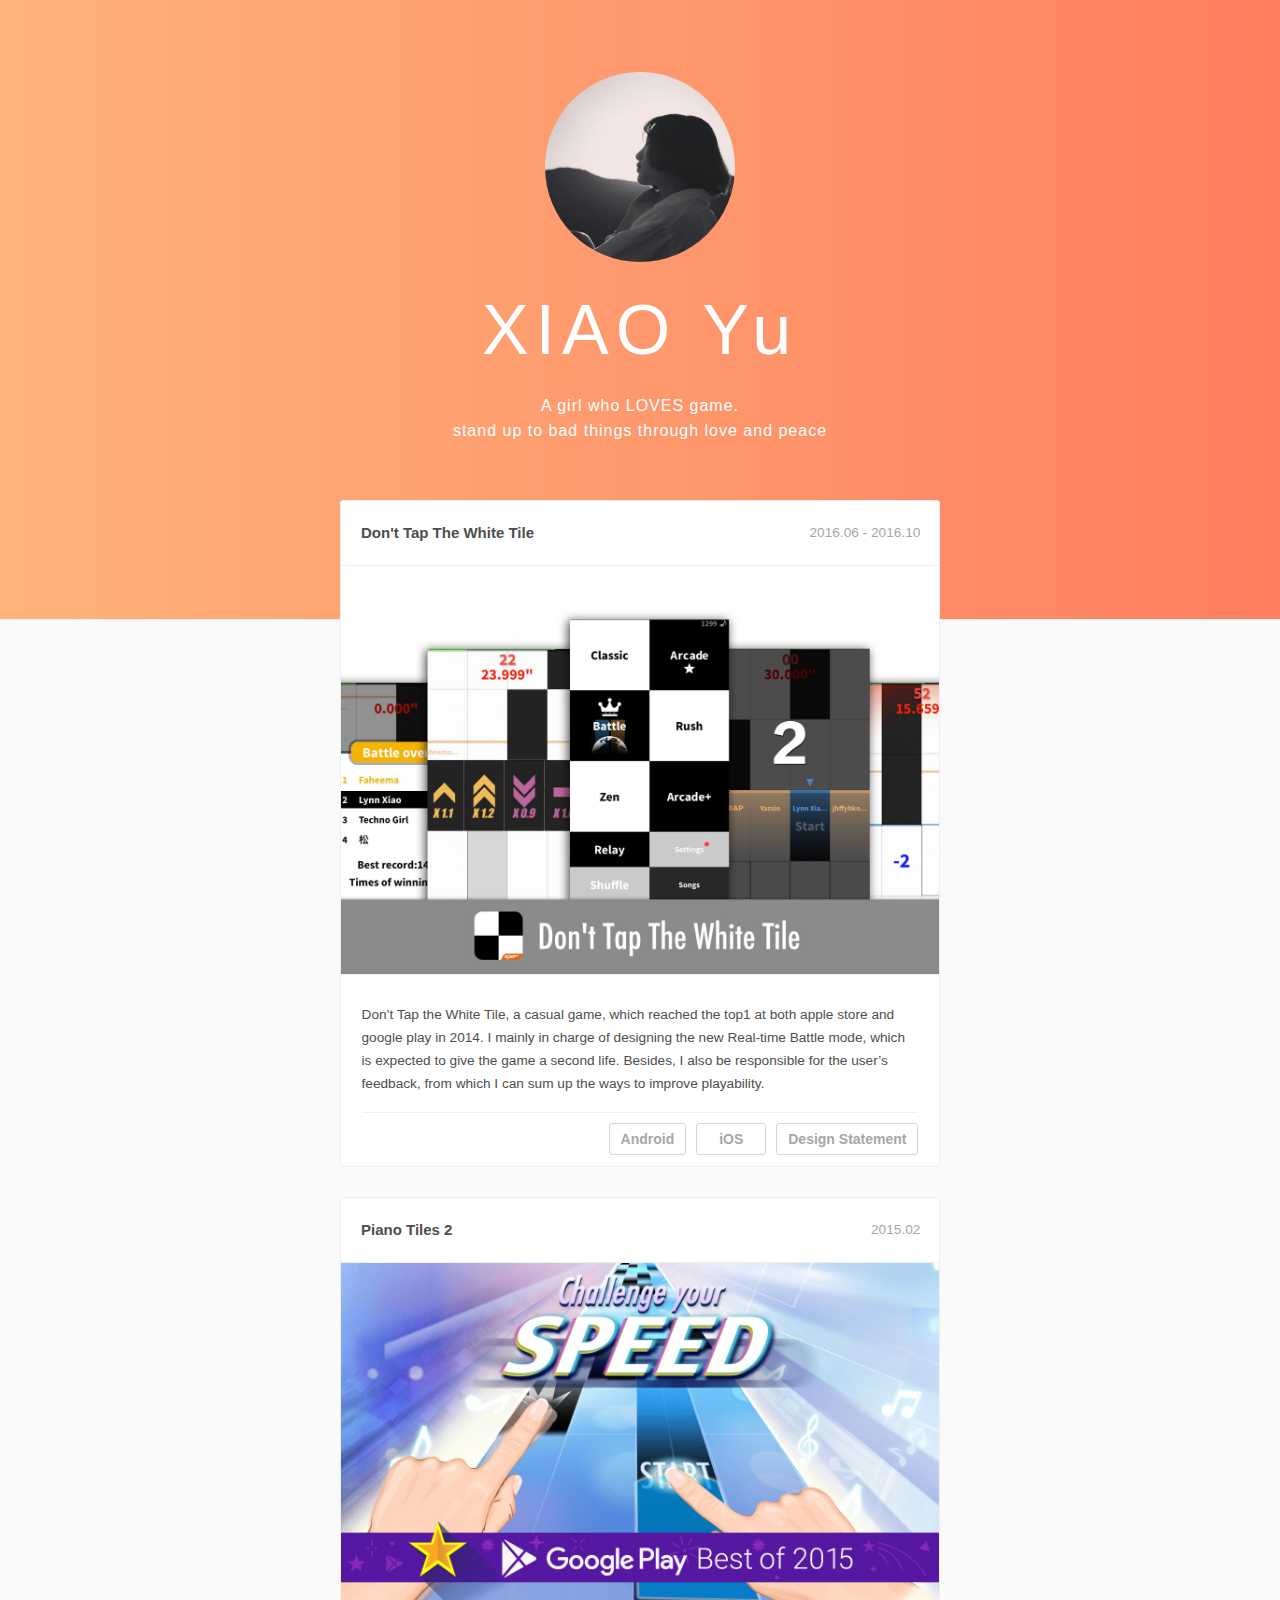
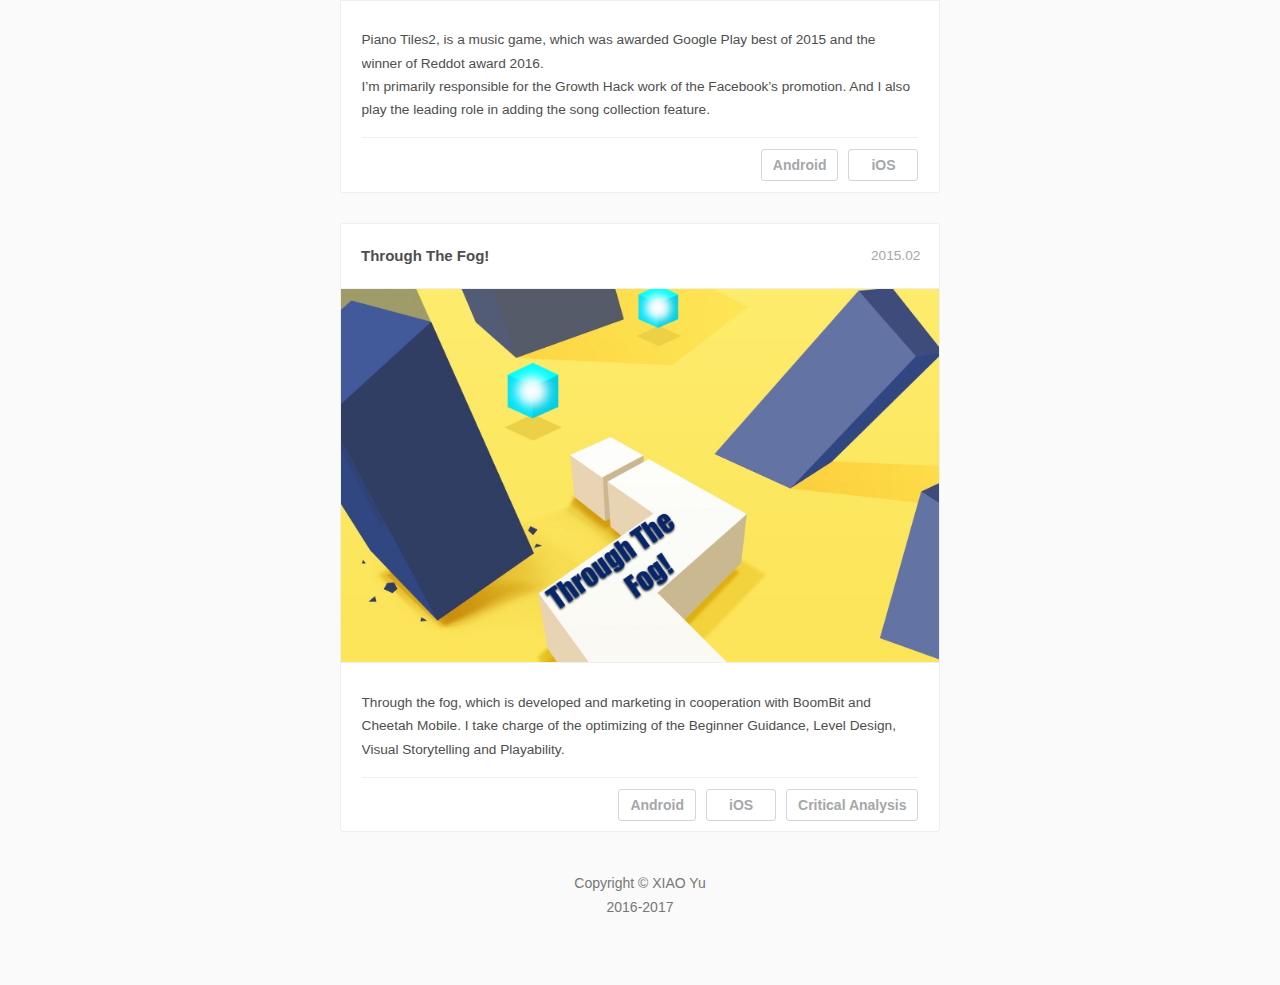
<file: index.html>
<!DOCTYPE html>
<html class="no-js">
  <head>
    <meta charset="UTF-8" />
    <meta http-equiv="X-UA-Compatible" content="IE=edge,chrome=1">
    <meta name="viewport" content="width=device-width, initial-scale=1.0">
    <title>XIAO Yu - Portfolio</title>
    <link rel="stylesheet" type="text/css" href="css/base.min.css" />
    <link rel="stylesheet" type="text/css" href="css/main.css" />
  </head>
  <body ontouchstart="">
    <header>
      <img width="190" height="190" class="avatar" src="images/lynn_avatar.jpeg">
      <h1>XIAO Yu</h1>
      <p>
        A girl who LOVES game.
        <br>
        stand up to bad things through love and peace
      </p>
    </header>

    <main class="cbp_tmtimeline">
      <section class="cbp_tmlabel">
        <h2>Don't Tap The White Tile</h2>
        <time>2016.06 - 2016.10</time>
        <img src="images/pt.jpg">
        <article>
          <li>
            Don’t Tap the White Tile, a casual game, which reached the top1 at both apple store and google play in 2014. I mainly in charge of designing the new Real-time Battle mode, which is expected to give the game a second life. Besides, I also be responsible for the user’s feedback, from which I can sum up the ways to improve playability.
          </li>
          <li class="skill">
            <span class="link"><a target="_blank" href="./Statement.html">Design Statement</a></span>
            <span class="link"><a target="_blank" href="https://itunes.apple.com/us/app/piano-tiles-dont-tap-white/id848160327?mt=8">iOS</a></span>
            <span class="link"><a target="_blank" href="https://play.google.com/store/apps/details?id=com.umonistudio.tile">Android</a></span>
          </li>
        </article>
      </section>
      <section class="cbp_tmlabel">
        <h2>Piano Tiles 2</h2>
        <time>2015.02</time>
        <img src="images/pt2.jpg">
        <article>
          <li>
            Piano Tiles2, is a music game, which was awarded Google Play best of 2015 and the winner of Reddot award 2016. <br>
            I’m primarily responsible for the Growth Hack work of the Facebook’s promotion. And I also play the leading role in adding the song collection feature.
          </li>
          <li class="skill">
            <span class="link"><a target="_blank" href="https://itunes.apple.com/us/app/piano-tiles-2-dont-tap-white/id1027688889?mt=8">iOS</a></span>
            <span class="link"><a target="_blank" href="https://play.google.com/store/apps/details?id=com.cmplay.tiles2">Android</a></span>
          </li>
        </article>
      </section>
      <section class="cbp_tmlabel">
        <h2>Through The Fog!</h2>
        <time>2015.02</time>
        <img src="images/through-the-fog.jpg">
        <article>
          <li>
            Through the fog, which is developed and marketing in cooperation with BoomBit and Cheetah Mobile. I take charge of the optimizing of the Beginner Guidance, Level Design, Visual Storytelling and Playability.
          </li>
          <li class="skill">
            <span class="link"><a target="_blank" href="./CriticalAnalysis.html">Critical Analysis</a></span>
            <span class="link"><a target="_blank" href="https://itunes.apple.com/cn/app/through-the-fog!/id1093409783?mt=8">iOS</a></span>
            <span class="link"><a target="_blank" href="https://play.google.com/store/apps/details?id=com.boombitgames.ThruTheFog&hl=en">Android</a></span>
          </li>
        </article>
      </section>
    </main>

    <footer style="padding-top: 0px; margin-top: -20px;">
      <p class="copyright" style="color: #777;">
        Copyright © XIAO Yu <br>2016-2017
      </p>
    </footer>

  </body>
</html>
</file>
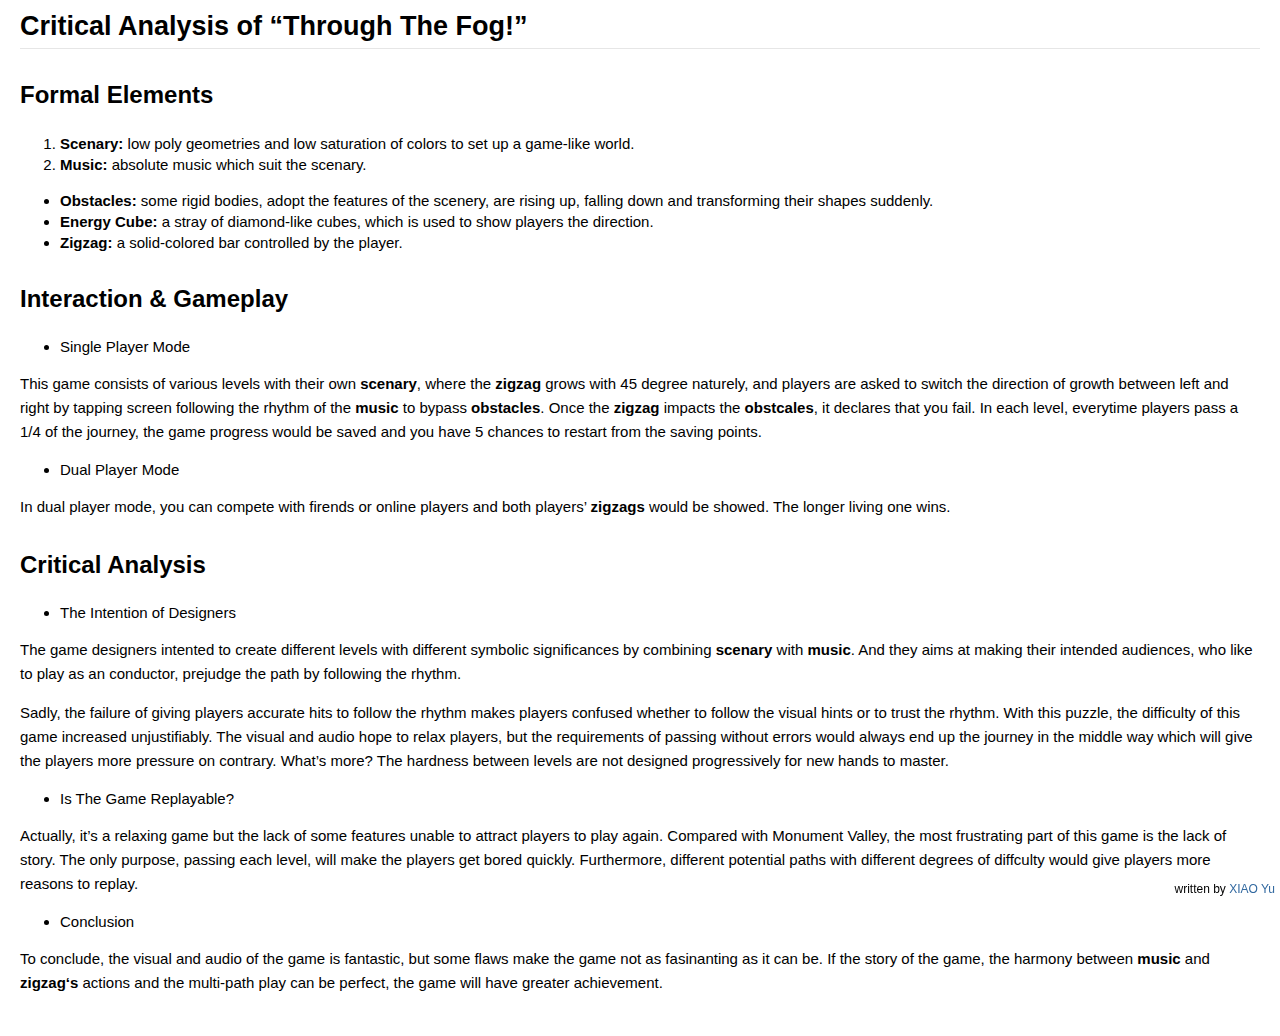
<file: CriticalAnalysis.html>
<!DOCTYPE html>
<html>
<head>
  <meta http-equiv="Content-Type" content="text/html; charset=UTF-8" />
  <title>CriticalAnalysis.html</title>
  <meta name="generator" content="Haroopad 0.13.1" />
  <meta name="viewport" content="width=device-width, initial-scale=1.0">
  <link rel="stylesheet" type="text/css" href="css/markdown.css" />
</head>
<body class="markdown github">
<h2 id="critical-analysis-of-" through-the-fog!""=""><a name="critical-analysis-of-" through-the-fog!""="" href="#critical-analysis-of-"></a>Critical Analysis of “Through The Fog!”</h2><h3 id="formal-elements"><a name="formal-elements" href="#formal-elements"></a>Formal Elements</h3><ol>
<li><strong>Scenary:</strong> low poly geometries and low saturation of colors to set up a game-like world.</li><li><strong>Music:</strong> absolute music which suit the scenary. </li></ol><ul>
<li><strong>Obstacles:</strong> some rigid bodies, adopt the features of the scenery, are rising up, falling down and transforming their shapes suddenly. </li><li><strong>Energy Cube:</strong> a stray of diamond-like cubes, which is used to show players the direction. </li><li><strong>Zigzag:</strong> a solid-colored bar controlled by the player.</li></ul><h3 id="interaction-&amp;-gameplay"><a name="interaction-&amp;-gameplay" href="#interaction-&amp;-gameplay"></a>Interaction &amp; Gameplay</h3><ul>
<li>Single Player Mode</li></ul><p>This game consists of various levels with their own <strong>scenary</strong>, where the <strong>zigzag</strong> grows with 45 degree naturely, and players are asked to switch the direction of growth between left and right by tapping screen following the rhythm of the <strong>music</strong> to bypass <strong>obstacles</strong>. Once the <strong>zigzag</strong> impacts the <strong>obstcales</strong>, it declares that you fail. In each level, everytime players pass a 1/4 of the journey, the game progress would be saved and you have 5 chances to restart from the saving points.</p><ul>
<li>Dual Player Mode</li></ul><p>In dual player mode, you can compete with firends or online players and both players’ <strong>zigzags</strong> would be showed. The longer living one wins.</p><h3 id="critical-analysis"><a name="critical-analysis" href="#critical-analysis"></a>Critical Analysis</h3><ul>
<li>The Intention of Designers </li></ul><p>The game designers intented to create different levels with different symbolic significances by combining <strong>scenary</strong> with <strong>music</strong>. And they aims at making their intended audiences, who like to play as an conductor, prejudge the path by following the rhythm. </p><p>Sadly, the failure of giving players accurate hits to follow the rhythm makes players confused whether to follow the visual hints or to trust the rhythm. With this puzzle, the difficulty of this game increased unjustifiably. The visual and audio hope to relax players, but the requirements of passing without errors would always end up the journey in the middle way which will give the players more pressure on contrary. What’s more? The hardness between levels are not designed progressively for new hands to master. </p><ul>
<li>Is The Game Replayable?</li></ul><p>Actually, it’s a relaxing game but the lack of some features unable to attract players to play again. Compared with Monument Valley, the most frustrating part of this game is the lack of story. The only purpose, passing each level, will make the players get bored quickly. Furthermore, different potential paths with different degrees of diffculty would give players more reasons to replay.  </p><ul>
<li>Conclusion</li></ul><p>To conclude, the visual and audio of the game is fantastic, but some flaws make the game not as fasinanting as it can be. If the story of the game, the harmony between <strong>music</strong> and <strong>zigzag‘s</strong> actions and the multi-path play can be perfect, the game will have greater achievement.  </p>

<footer style="position:fixed; font-size:.8em; text-align:right; bottom:0px; margin-left:-25px; height:20px; width:100%;">written by <a onclick="javascript:location.href = location.origin">XIAO Yu</a></footer>
</body>
</html>
</file>
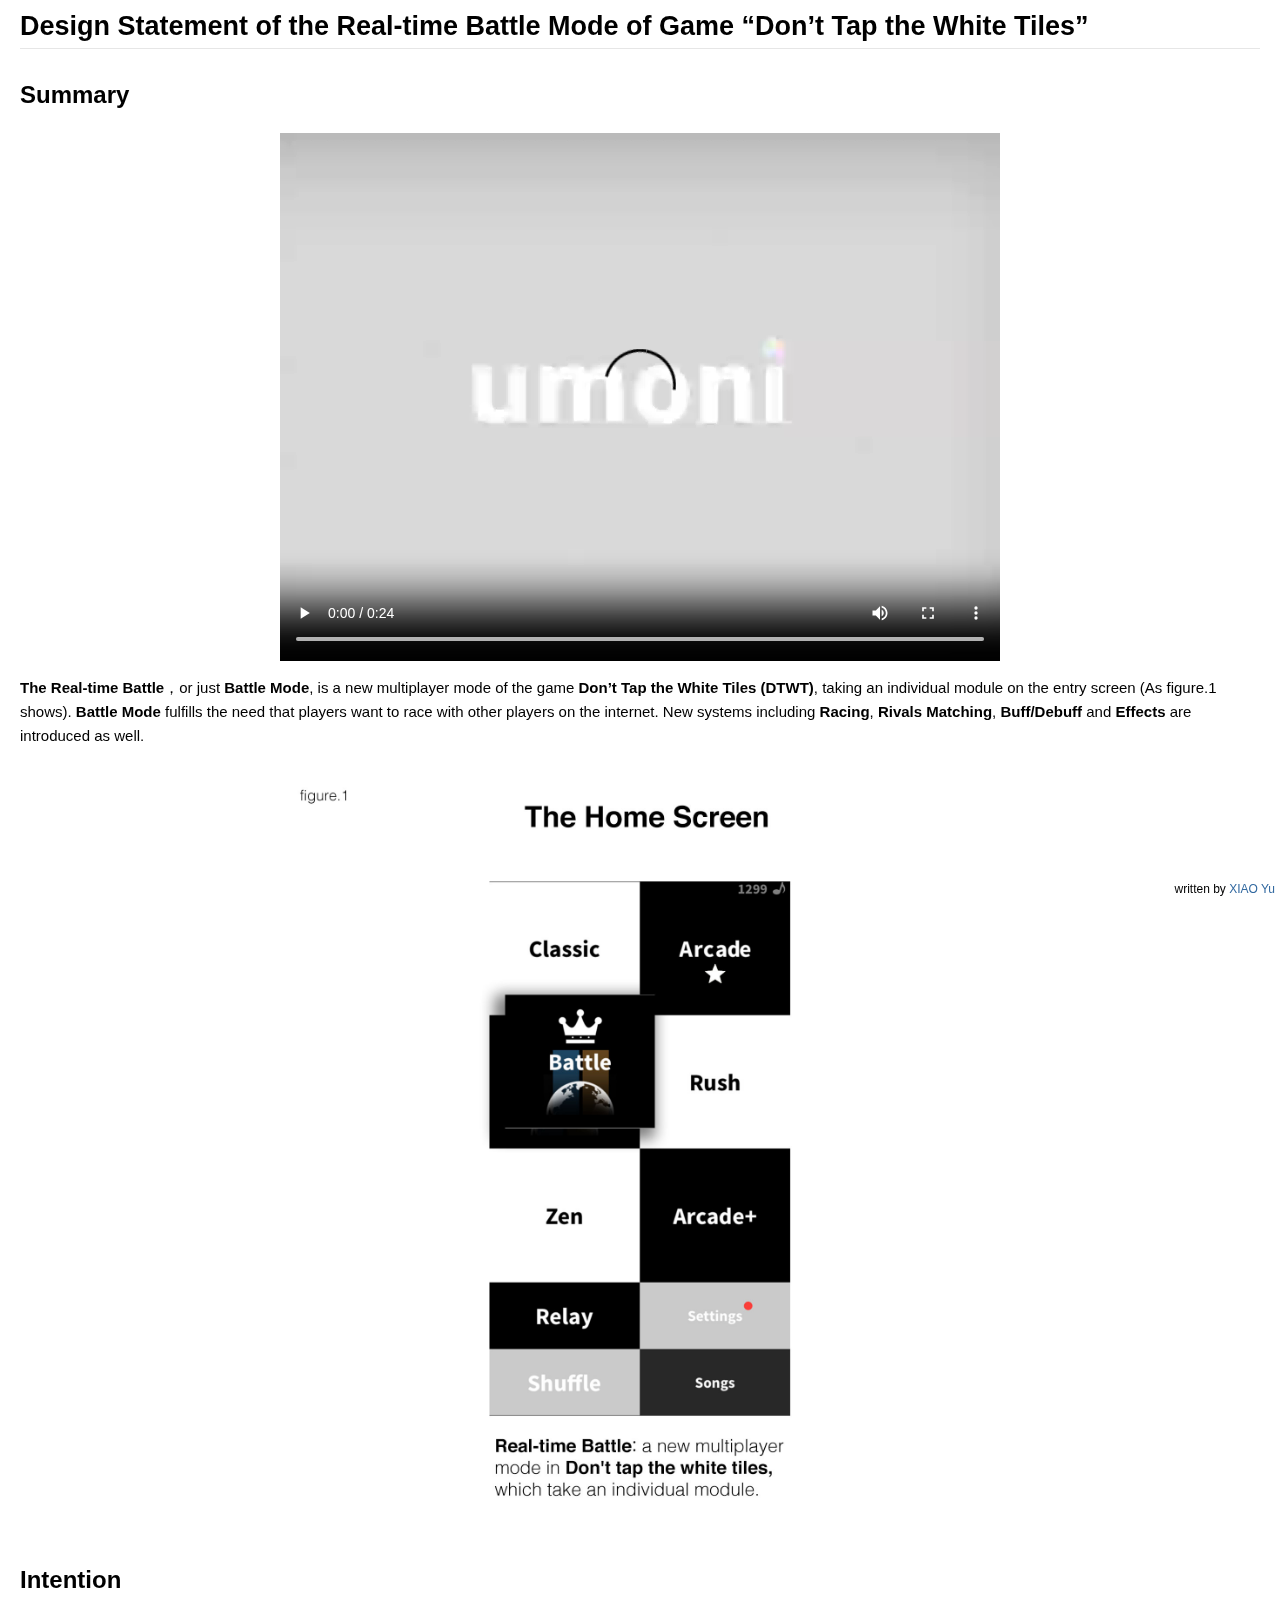
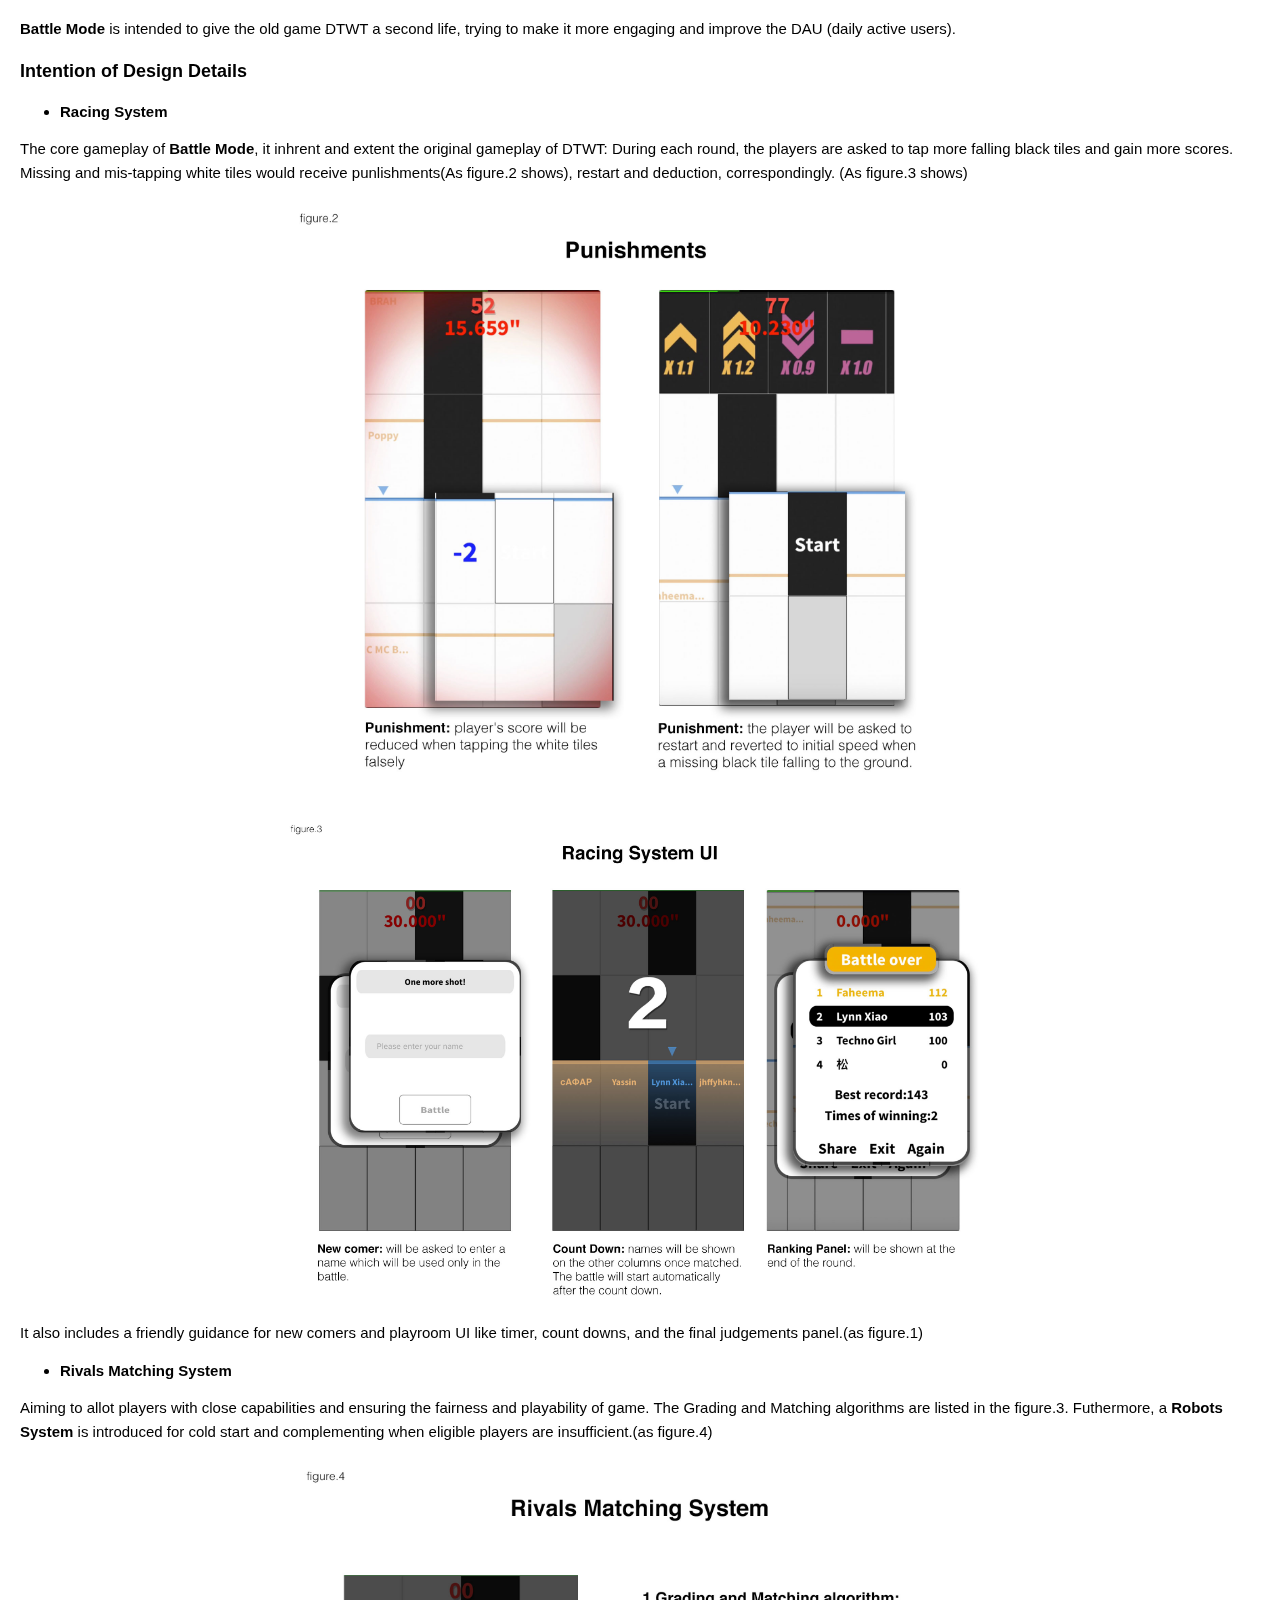
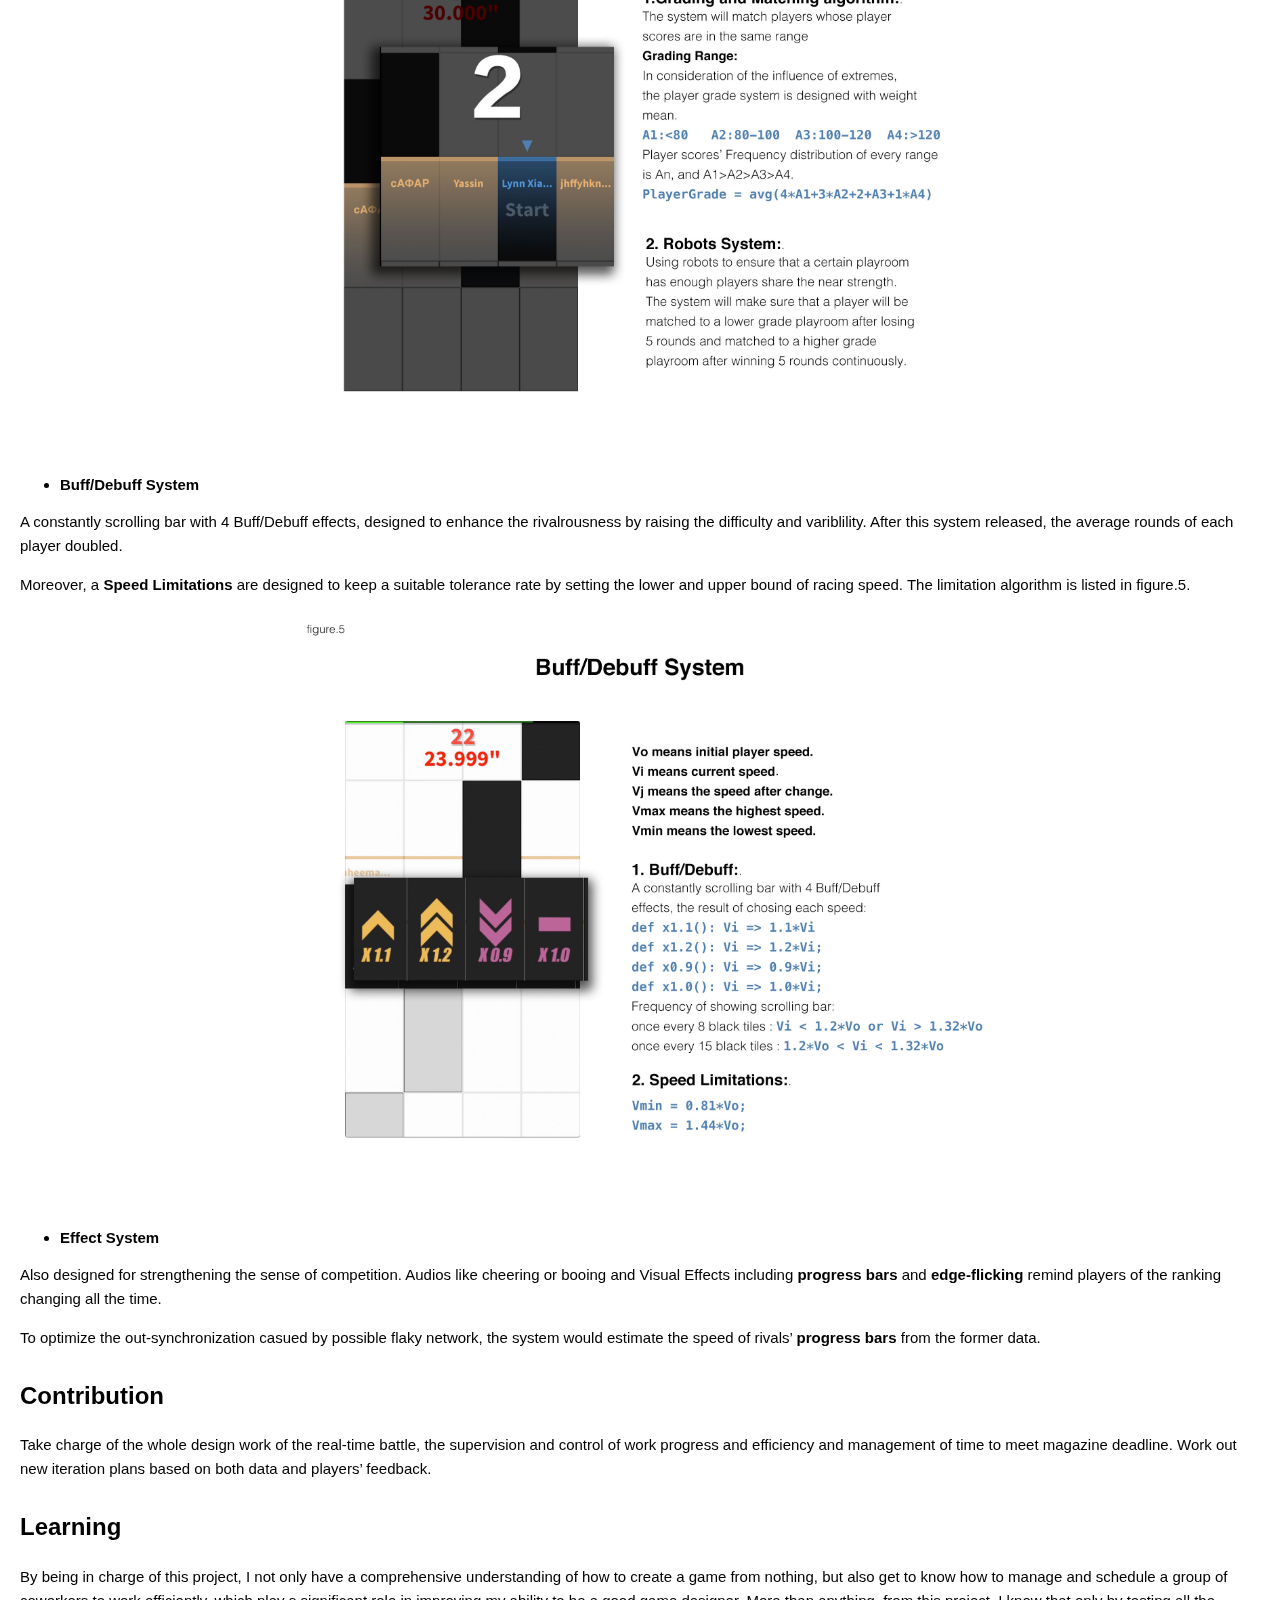
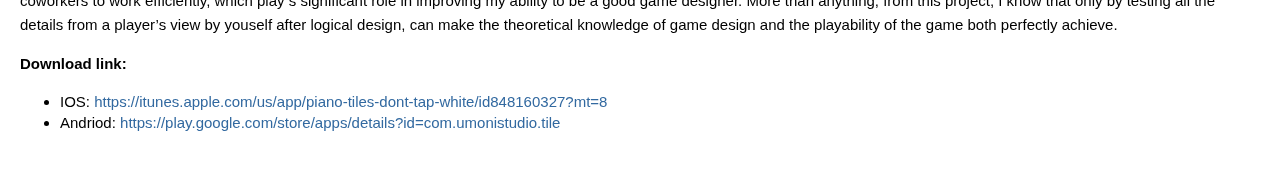
<file: Statement.html>
<!DOCTYPE html>
<html>
<head>
  <meta http-equiv="Content-Type" content="text/html; charset=UTF-8" />
  <title>Design Statement of the Real-time Battle Mode of Game "Don't Tap the White Tiles"的副本.html</title>
  <meta name="generator" content="Haroopad 0.13.1" />
  <meta name="viewport" content="width=device-width, initial-scale=1.0">
  <link rel="stylesheet" type="text/css" href="css/markdown.css" />
</head>
<body class="markdown github">
<h2 id="design-statement-of-the-real-time-battle-mode-of-game-" don't-tap-the-white-tiles""=""><a name="design-statement-of-the-real-time-battle-mode-of-game-" don't-tap-the-white-tiles""="" href="#design-statement-of-the-real-time-battle-mode-of-game-"></a>Design Statement of the Real-time Battle Mode of Game “Don’t Tap the White Tiles”</h2>

<h3 id="summary"><a name="summary" href="#summary"></a>Summary</h3>

<video src="./images/battle.mov" preload="auto" controls loop>
  Your browser does not support HTML5 videos.
</video>


<p><strong>The Real-time Battle</strong>，or just <strong>Battle Mode</strong>, is a new multiplayer mode of the game <strong>Don’t Tap the White Tiles (DTWT)</strong>, taking an individual module on the entry screen (As figure.1 shows). <strong>Battle Mode</strong> fulfills the need that players want to race with other players on the internet. New systems including <strong>Racing</strong>, <strong>Rivals Matching</strong>, <strong>Buff/Debuff</strong> and <strong>Effects</strong> are introduced as well.</p><p><img src="./images/figure1.jpg" alt=""></p><h3 id="intention"><a name="intention" href="#intention"></a>Intention</h3><p><strong>Battle Mode</strong> is intended to give the old game DTWT a second life, trying to  make it more engaging and improve the DAU (daily active users).</p><h5 id="**intention-of-design-details**"><a name="**intention-of-design-details**" href="#**intention-of-design-details**"></a><strong>Intention of Design Details</strong></h5><ul>
<li><strong>Racing System</strong></li></ul><p>The core gameplay of <strong>Battle Mode</strong>, it inhrent and extent the original gameplay of DTWT: During each round, the players are asked to tap more falling black tiles and gain more scores. Missing and mis-tapping white tiles would receive punlishments(As figure.2 shows), restart and deduction, correspondingly. (As figure.3 shows)</p><p><img src="./images/figure2.jpg" alt=""></p><p><img src="./images/figure3.jpg" alt=""></p><p>It also includes a friendly guidance for new comers and playroom UI like timer, count downs, and the final judgements panel.(as figure.1)</p><ul>
<li><strong>Rivals Matching System</strong></li></ul><p>Aiming to allot players with close capabilities and ensuring the fairness and playability of game. The Grading and Matching algorithms are listed in the figure.3. Futhermore, a <strong>Robots System</strong> is introduced for cold start and complementing when eligible players are insufficient.(as figure.4)</p><p><img src="./images/figure4.jpg" alt=""></p><ul>
<li><strong>Buff/Debuff System</strong> </li></ul><p>A constantly scrolling bar with 4 Buff/Debuff effects, designed to enhance the rivalrousness by raising the difficulty and variblility. After this system released, the average rounds of each player doubled.</p><p>Moreover, a <strong>Speed Limitations</strong> are designed to keep a suitable tolerance rate by setting the lower and upper bound of racing speed. The limitation algorithm is listed in figure.5.</p><p><img src="./images/figure5.jpg" alt=""></p><ul>
<li><strong>Effect System</strong></li></ul><p>Also designed for strengthening the sense of competition. Audios like cheering or booing and Visual Effects including <strong>progress bars</strong> and <strong>edge-flicking</strong> remind players of the ranking changing all the time.</p><p>To optimize the out-synchronization casued by possible flaky network, the system would estimate the speed of rivals’ <strong>progress bars</strong> from the former data.</p><h3 id="contribution"><a name="contribution" href="#contribution"></a>Contribution</h3><p>Take charge of the whole design work of the real-time battle, the supervision and control of work progress and efficiency and management of time to meet magazine deadline. Work out new iteration plans based on both data and players’ feedback. </p><h3 id="learning"><a name="learning" href="#learning"></a>Learning</h3><p>By being in charge of this project, I not only have a comprehensive understanding of how to create a game from nothing, but also get to know how to manage and schedule a group of coworkers to work efficiently, which play s significant role in improving my ability to be a good game designer. More than anything, from this project, I know that only by testing all the details from a player’s view by youself after logical design, can make the theoretical knowledge of game design and the playability of the game both perfectly achieve. </p><p><strong>Download link:</strong></p><ul>
<li>IOS: <a href="https://itunes.apple.com/us/app/piano-tiles-dont-tap-white/id848160327?mt=8">https://itunes.apple.com/us/app/piano-tiles-dont-tap-white/id848160327?mt=8</a></li><li>Andriod: <a href="https://play.google.com/store/apps/details?id=com.umonistudio.tile">https://play.google.com/store/apps/details?id=com.umonistudio.tile</a></li></ul>

<footer style="position:fixed; font-size:.8em; text-align:right; bottom:0px; margin-left:-25px; height:20px; width:100%;">written by <a onclick="javascript:location.href = location.origin">XIAO Yu</a></footer>
</body>
</html>
</file>
<file: css/main.css>
/**
 *  Timeline.css
 */

*, *:after, *:before { -webkit-box-sizing: border-box; -moz-box-sizing: border-box; box-sizing: border-box; }

body, html {
	font-size: 100%;
	padding: 0;
	margin: 0;
}

main a{
	color:#0085a1;
}
main a:hover {
	/*color: #000;*/
	/*text-decoration: none;*/
}

main, .container > header {
	width: 90%;
	max-width: 69em;
	margin: 0 auto;
	padding: 0 1.375em;
}

@font-face {
	font-family: 'huxico';
	src:url('../fonts/huxico.eot');
	src:url('../fonts/huxico.eot?#iefix') format('embedded-opentype'),
		url('../fonts/huxico.woff') format('woff'),
		url('../fonts/huxico.ttf') format('truetype'),
		url('../fonts/huxico.svg#huxico') format('svg');
	font-weight: normal;
	font-style: normal;
} /* Made with http://icomoon.io/ */

.cbp_tmtimeline {
	padding: 0;
	list-style: none;
	position: relative;
	max-width: 600px;
	margin: 0 auto;
	margin-top: -120px;
}

.cbp_tmtimeline > .cbp_tmlabel {
	position: relative;
	box-sizing: border-box;
	display: inline-block;
	vertical-align: top;
	width: 100%;
}

/* The date/time */
.cbp_tmlabel time {
	font-size: 1.0em;
	position: absolute;
	top: 0px;
	line-height: 64px;
	right: 5px;
	margin-right: 1em;
	color: #a5a7aa;
}

/* The Duoshuo */
.cbp_tmlabel .comment{
	padding: 0 1.5em 0.5em;
}

/* The card */
.cbp_tmtimeline .cbp_tmlabel {
	background: white;
	color: rgb(78, 78, 78);
	/* line-height: 1.4; */
	position: relative;
	border-radius: 3px;
	border: 1px solid #edeeee;
	margin: 0 0 30px 0;
	font-weight: 400;
	font-size: 95%;
}

.cbp_tmtimeline .cbp_tmlabel h2 {
	font-weight: bold;
	font-size: 15px;
	padding: 14px 20px;
	margin: 0;
	height: 64px;
	line-height: 36px;
}


/** Venders Logo **/
.i-vue:before {
	content: "";
    display: block;
    width: 40px;
    height: 40px;
    background: url("../images/logo-vue.png") 50% 50% no-repeat;
    background-size: 20px;
}

.i-kissy:before {
	content: "";
	display: block;
	width: 40px;
	height: 40px;
	background: url("../images/logo-kissy.png") 50% 50% no-repeat;
	background-size: 20px;
}

.i-jquery:before {
	content: "";
	display: block;
	width: 40px;
	height: 40px;
	background: url("../images/logo-jquery.png") 50% 50% no-repeat;
	background-size: 20px;
}

.i-react:before {
	content: "";
	display: block;
	width: 40px;
	height: 40px;
	background: url("../images/logo-react.png") 50% 50% no-repeat;
	background-size: 22px;
}

/******* Branch *****/
html{
	font-size: 90%;
}
body{
	background: #fafafa;
}
header{
	background: #ff7e5f; /* fallback for old browsers */
	background: -webkit-linear-gradient(to left, #ff7e5f , #feb47b); /* Chrome 10-25, Safari 5.1-6 */
	background: linear-gradient(to left, #ff7e5f , #feb47b); /* W3C, IE 10+/ Edge, Firefox 16+, Chrome 26+, Opera 12+, Safari 7+ */        
	text-align: center;
	height: 620px;
	min-width: 100%;
	padding: 5em 0px !important;
	position: relative;
	border-bottom: 1px solid #edeeee;
}
header h1 {
    font-size: 70px;
    color: white;
    font-weight: 100;
    margin-top: 26px;
    margin-bottom: 10px;
    line-height: 1;
    letter-spacing: 0.1em;
}
header p{
	text-align: center;
	color: white;
	font-size: 16px;
	line-height: 1.6em;
	letter-spacing: 1px;
	font-weight: 300;
	margin: 1.7em;
}
header img{
	width: 190px;
}

.avatar{
	border-radius: 50%;
}

.cbp_tmlabel img{
	width: 100%;
	margin-bottom: 1em;
	border-top: 1px solid #eeefef;
	border-bottom: 1px solid #eeefef;
}

.cbp_tmlabel p{
    padding: 1em 0;
	/*text-indent: 2em;*/
    margin: 0 1.5em;
    border-top: 1px solid rgba(255,255,255,0.4);
}
.cbp_tmlabel article{
    padding: 0em 0;
    margin: 0 1.5em;
    list-style: none;
}
.cbp_tmlabel article li{
    padding: 0.5em 0;
}
.cbp_tmlabel article li.skill{
	overflow: auto;
	margin-top: 9px;
	border-top: 1px solid #eeefef;
}
.cbp_tmlabel article li.skill>span,
.cbp_tmlabel article li.skill>a{
    display: block;
    float: left;
    font-size: 1.3rem;
    width: 40px;
    height: 40px;
    text-align: center;
    line-height: 40px;
    margin-right: 8px;
    color: #a5a7aa;
    transition: all 0.3s ease;
}
.cbp_tmlabel article li a:hover{
	background: rgba(0,0,0,0.05);
	border-radius: 50%;
}
.cbp_tmlabel article li.skill>span:nth-child(1){
	margin-left: -7px;
}
.cbp_tmlabel article li.skill span:before{
    line-height: 40px;
}
.cbp_tmlabel article li.skill span.link{
	float: right;
	font-size: 0.8em;
	line-height: 30px;
	width: auto;
	padding: 0 11px;
	min-width: 70px;
	box-sizing: border-box;
	height: 32px;
	border-radius: 3px;
	background: white;
	border: 1px solid #D5D6D8;
	margin: 4px 0px;
	margin-left:10px;
}

.cbp_tmlabel article li.skill span.link:hover,
.cbp_tmlabel article li.skill span.link:active{
	background: #eee;
}
.cbp_tmlabel article li.skill span.link a {
	color: #a5a7aa;
	display: block;
	width: 100%;
	height: 100%;
	font-size: 14px;
	font-weight: bold;
	/*reset before*/
	background: none !important;
	text-decoration: none;
}

@media screen and (max-width: 400px) {
	main{
		width: 100%;
		padding-bottom: 0px;
	}
	html{
		font-size: 90%;
	}
	header p{
		font-size: 1.05em;
		letter-spacing: 0px;
		margin: 1.5em;
	}
	.cbp_tmlabel article li.skill>span, .cbp_tmlabel article li.skill>a{
	    margin-right: 2px;
	}
}
</file>
<file: css/markdown.css>
div.oembedall-githubrepos{border:1px solid #DDD;border-radius:4px;list-style-type:none;margin:0 0 10px;padding:8px 10px 0;font:13.34px/1.4 helvetica,arial,freesans,clean,sans-serif;width:452px;background-color:#fff}div.oembedall-githubrepos .oembedall-body{background:-moz-linear-gradient(center top,#FAFAFA,#EFEFEF);background:-webkit-gradient(linear,left top,left bottom,from(#FAFAFA),to(#EFEFEF));border-bottom-left-radius:4px;border-bottom-right-radius:4px;border-top:1px solid #EEE;margin-left:-10px;margin-top:8px;padding:5px 10px;width:100%}div.oembedall-githubrepos h3{font-size:14px;margin:0;padding-left:18px;white-space:nowrap}div.oembedall-githubrepos p.oembedall-description{color:#444;font-size:12px;margin:0 0 3px}div.oembedall-githubrepos p.oembedall-updated-at{color:#888;font-size:11px;margin:0}div.oembedall-githubrepos ul.oembedall-repo-stats{border:none;float:right;font-size:11px;font-weight:700;padding-left:15px;position:relative;z-index:5;margin:0}div.oembedall-githubrepos ul.oembedall-repo-stats li{border:none;color:#666;display:inline-block;list-style-type:none;margin:0!important}div.oembedall-githubrepos ul.oembedall-repo-stats li a{background-color:transparent;border:none;color:#666!important;background-position:5px -2px;background-repeat:no-repeat;border-left:1px solid #DDD;display:inline-block;height:21px;line-height:21px;padding:0 5px 0 23px}div.oembedall-githubrepos ul.oembedall-repo-stats li:first-child a{border-left:medium none;margin-right:-3px}div.oembedall-githubrepos ul.oembedall-repo-stats li a:hover{background:5px -27px no-repeat #4183C4;color:#FFF!important;text-decoration:none}div.oembedall-githubrepos ul.oembedall-repo-stats li:first-child a:hover{border-bottom-left-radius:3px;border-top-left-radius:3px}ul.oembedall-repo-stats li:last-child a:hover{border-bottom-right-radius:3px;border-top-right-radius:3px}span.oembedall-closehide{background-color:#aaa;border-radius:2px;cursor:pointer;margin-right:3px}div.oembedall-container{margin-top:5px;text-align:left}.oembedall-ljuser{font-weight:700}.oembedall-ljuser img{vertical-align:bottom;border:0;padding-right:1px}.oembedall-stoqembed{border-bottom:1px dotted #999;float:left;overflow:hidden;width:730px;line-height:1;background:#FFF;color:#000;font-family:Arial,Liberation Sans,DejaVu Sans,sans-serif;font-size:80%;text-align:left;margin:0;padding:0}.oembedall-stoqembed a{color:#07C;text-decoration:none;margin:0;padding:0}.oembedall-stoqembed a:hover{text-decoration:underline}.oembedall-stoqembed a:visited{color:#4A6B82}.oembedall-stoqembed h3{font-family:Trebuchet MS,Liberation Sans,DejaVu Sans,sans-serif;font-size:130%;font-weight:700;margin:0;padding:0}.oembedall-stoqembed .oembedall-reputation-score{color:#444;font-size:120%;font-weight:700;margin-right:2px}.oembedall-stoqembed .oembedall-user-info{height:35px;width:185px}.oembedall-stoqembed .oembedall-user-info .oembedall-user-gravatar32{float:left;height:32px;width:32px}.oembedall-stoqembed .oembedall-user-info .oembedall-user-details{float:left;margin-left:5px;overflow:hidden;white-space:nowrap;width:145px}.oembedall-stoqembed .oembedall-question-hyperlink{font-weight:700}.oembedall-stoqembed .oembedall-stats{background:#EEE;margin:0 0 0 7px;padding:4px 7px 6px;width:58px}.oembedall-stoqembed .oembedall-statscontainer{float:left;margin-right:8px;width:86px}.oembedall-stoqembed .oembedall-votes{color:#555;padding:0 0 7px;text-align:center}.oembedall-stoqembed .oembedall-vote-count-post{font-size:240%;color:#808185;display:block;font-weight:700}.oembedall-stoqembed .oembedall-views{color:#999;padding-top:4px;text-align:center}.oembedall-stoqembed .oembedall-status{margin-top:-3px;padding:4px 0;text-align:center;background:#75845C;color:#FFF}.oembedall-stoqembed .oembedall-status strong{color:#FFF;display:block;font-size:140%}.oembedall-stoqembed .oembedall-summary{float:left;width:635px}.oembedall-stoqembed .oembedall-excerpt{line-height:1.2;margin:0;padding:0 0 5px}.oembedall-stoqembed .oembedall-tags{float:left;line-height:18px}.oembedall-stoqembed .oembedall-tags a:hover{text-decoration:none}.oembedall-stoqembed .oembedall-post-tag{background-color:#E0EAF1;border-bottom:1px solid #3E6D8E;border-right:1px solid #7F9FB6;color:#3E6D8E;font-size:90%;line-height:2.4;margin:2px 2px 2px 0;padding:3px 4px;text-decoration:none;white-space:nowrap}.oembedall-stoqembed .oembedall-post-tag:hover{background-color:#3E6D8E;border-bottom:1px solid #37607D;border-right:1px solid #37607D;color:#E0EAF1}.oembedall-stoqembed .oembedall-fr{float:right}.oembedall-stoqembed .oembedall-statsarrow{background-image:url(http://cdn.sstatic.net/stackoverflow/img/sprites.png?v=3);background-repeat:no-repeat;overflow:hidden;background-position:0 -435px;float:right;height:13px;margin-top:12px;width:7px}.oembedall-facebook1{border:1px solid #1A3C6C;padding:0;font:13.34px/1.4 verdana;width:500px}.oembedall-facebook2{background-color:#627add}.oembedall-facebook2 a{color:#e8e8e8;text-decoration:none}.oembedall-facebookBody{background-color:#fff;vertical-align:top;padding:5px}.oembedall-facebookBody .contents{display:inline-block;width:100%}.oembedall-facebookBody div img{float:left;margin-right:5px}div.oembedall-lanyard{-webkit-box-shadow:none;-webkit-transition-delay:0s;-webkit-transition-duration:.4000000059604645s;-webkit-transition-property:width;-webkit-transition-timing-function:cubic-bezier(0.42,0,.58,1);background-attachment:scroll;background-clip:border-box;background-color:transparent;background-image:none;background-origin:padding-box;border-width:0;box-shadow:none;color:#112644;display:block;float:left;font-family:'Trebuchet MS',Trebuchet,sans-serif;font-size:16px;height:253px;line-height:19px;margin:0;max-width:none;min-height:0;outline:#112644 0;overflow-x:visible;overflow-y:visible;padding:0;position:relative;text-align:left;vertical-align:baseline;width:804px}div.oembedall-lanyard .tagline{font-size:1.5em}div.oembedall-lanyard .wrapper{overflow:hidden;clear:both}div.oembedall-lanyard .split{float:left;display:inline}div.oembedall-lanyard .prominent-place .flag:active,div.oembedall-lanyard .prominent-place .flag:focus,div.oembedall-lanyard .prominent-place .flag:hover,div.oembedall-lanyard .prominent-place .flag:link,div.oembedall-lanyard .prominent-place .flag:visited{float:left;display:block;width:48px;height:48px;position:relative;top:-5px;margin-right:10px}div.oembedall-lanyard .place-context{font-size:.889em}div.oembedall-lanyard .prominent-place .sub-place{display:block}div.oembedall-lanyard .prominent-place{font-size:1.125em;line-height:1.1em;font-weight:400}div.oembedall-lanyard .main-date{color:#8CB4E0;font-weight:700;line-height:1.1}div.oembedall-lanyard .first{width:48.57%;margin:0 0 0 2.857%}.mermaid .label{color:#333}.node circle,.node polygon,.node rect{fill:#cde498;stroke:#13540c;stroke-width:1px}.edgePath .path{stroke:green;stroke-width:1.5px}.cluster rect{fill:#cdffb2;rx:40;stroke:#6eaa49;stroke-width:1px}.cluster text{fill:#333}.actor{stroke:#13540c;fill:#cde498}text.actor{fill:#000;stroke:none}.actor-line{stroke:grey}.messageLine0{stroke-width:1.5;stroke-dasharray:"2 2";marker-end:"url(#arrowhead)";stroke:#333}.messageLine1{stroke-width:1.5;stroke-dasharray:"2 2";stroke:#333}#arrowhead{fill:#333}#crosshead path{fill:#333!important;stroke:#333!important}.messageText{fill:#333;stroke:none}.labelBox{stroke:#326932;fill:#cde498}.labelText,.loopText{fill:#000;stroke:none}.loopLine{stroke-width:2;stroke-dasharray:"2 2";marker-end:"url(#arrowhead)";stroke:#326932}.note{stroke:#6eaa49;fill:#fff5ad}.noteText{fill:#000;stroke:none;font-family:'trebuchet ms',verdana,arial;font-size:14px}.section{stroke:none;opacity:.2}.section0,.section2{fill:#6eaa49}.section1,.section3{fill:#fff;opacity:.2}.sectionTitle0,.sectionTitle1,.sectionTitle2,.sectionTitle3{fill:#333}.sectionTitle{text-anchor:start;font-size:11px;text-height:14px}.grid .tick{stroke:lightgrey;opacity:.3;shape-rendering:crispEdges}.grid path{stroke-width:0}.today{fill:none;stroke:red;stroke-width:2px}.task{stroke-width:2}.taskText{text-anchor:middle;font-size:11px}.taskTextOutsideRight{fill:#000;text-anchor:start;font-size:11px}.taskTextOutsideLeft{fill:#000;text-anchor:end;font-size:11px}.taskText0,.taskText1,.taskText2,.taskText3{fill:#fff}.task0,.task1,.task2,.task3{fill:#487e3a;stroke:#13540c}.taskTextOutside0,.taskTextOutside1,.taskTextOutside2,.taskTextOutside3{fill:#000}.active0,.active1,.active2,.active3{fill:#cde498;stroke:#13540c}.activeText0,.activeText1,.activeText2,.activeText3{fill:#000!important}.done0,.done1,.done2,.done3{stroke:grey;fill:lightgrey;stroke-width:2}.doneText0,.doneText1,.doneText2,.doneText3{fill:#000!important}.crit0,.crit1,.crit2,.crit3{stroke:#f88;fill:red;stroke-width:2}.activeCrit0,.activeCrit1,.activeCrit2,.activeCrit3{stroke:#f88;fill:#cde498;stroke-width:2}.doneCrit0,.doneCrit1,.doneCrit2,.doneCrit3{stroke:#f88;fill:lightgrey;stroke-width:2;cursor:pointer;shape-rendering:crispEdges}.activeCritText0,.activeCritText1,.activeCritText2,.activeCritText3,.doneCritText0,.doneCritText1,.doneCritText2,.doneCritText3{fill:#000!important}.titleText{text-anchor:middle;font-size:18px;fill:#000}text{font-family:'trebuchet ms',verdana,arial;font-size:14px}html{height:100%}body{margin:0!important;padding:5px 20px 26px!important;background-color:#fff;font-family:"Lucida Grande","Segoe UI","Apple SD Gothic Neo","Malgun Gothic","Lucida Sans Unicode",Helvetica,Arial,sans-serif;font-size:.9em;overflow-x:hidden;overflow-y:auto}br,h1,h2,h3,h4,h5,h6{clear:both}hr.page{background:url([data-uri]) repeat-x;border:0;height:3px;padding:0}hr.underscore{border-top-style:dashed!important}body >:first-child{margin-top:0!important}img.plugin{box-shadow:0 1px 3px rgba(0,0,0,.1);border-radius:3px}iframe{border:0}figure{-webkit-margin-before:0;-webkit-margin-after:0;-webkit-margin-start:0;-webkit-margin-end:0}kbd{border:1px solid #aaa;-moz-border-radius:2px;-webkit-border-radius:2px;border-radius:2px;-moz-box-shadow:1px 2px 2px #ddd;-webkit-box-shadow:1px 2px 2px #ddd;box-shadow:1px 2px 2px #ddd;background-color:#f9f9f9;background-image:-moz-linear-gradient(top,#eee,#f9f9f9,#eee);background-image:-o-linear-gradient(top,#eee,#f9f9f9,#eee);background-image:-webkit-linear-gradient(top,#eee,#f9f9f9,#eee);background-image:linear-gradient(top,#eee,#f9f9f9,#eee);padding:1px 3px;font-family:inherit;font-size:.85em}.oembeded .oembed_photo{display:inline-block}img[data-echo]{margin:25px 0;width:100px;height:100px;background:url(../img/ajax.gif) center center no-repeat #fff}.spinner{display:inline-block;width:10px;height:10px;margin-bottom:-.1em;border:2px solid rgba(0,0,0,.5);border-top-color:transparent;border-radius:100%;-webkit-animation:spin 1s infinite linear;animation:spin 1s infinite linear}.spinner:after{content:'';display:block;width:0;height:0;position:absolute;top:-6px;left:0;border:4px solid transparent;border-bottom-color:rgba(0,0,0,.5);-webkit-transform:rotate(45deg);transform:rotate(45deg)}@-webkit-keyframes spin{to{-webkit-transform:rotate(360deg)}}@keyframes spin{to{transform:rotate(360deg)}}p.toc{margin:0!important}p.toc ul{padding-left:10px}p.toc>ul{padding:10px;margin:0 10px;display:inline-block;border:1px solid #ededed;border-radius:5px}p.toc li,p.toc ul{list-style-type:none}p.toc li{width:100%;padding:0;overflow:hidden}p.toc li a::after{content:"."}p.toc li a:before{content:"• "}p.toc h5{text-transform:uppercase}p.toc .title{float:left;padding-right:3px}p.toc .number{margin:0;float:right;padding-left:3px;background:#fff;display:none}input.task-list-item{margin-left:-1.62em}.markdown{font-family:"Hiragino Sans GB","Microsoft YaHei",STHeiti,SimSun,"Lucida Grande","Lucida Sans Unicode","Lucida Sans",'Segoe UI',AppleSDGothicNeo-Medium,'Malgun Gothic',Verdana,Tahoma,sans-serif;padding:20px}.markdown a{text-decoration:none;vertical-align:baseline}.markdown a:hover{text-decoration:underline}.markdown h1{font-size:2.2em;font-weight:700;margin:1.5em 0 1em}.markdown h2{font-size:1.8em;font-weight:700;margin:1.275em 0 .85em}.markdown h3{font-size:1.6em;font-weight:700;margin:1.125em 0 .75em}.markdown h4{font-size:1.4em;font-weight:700;margin:.99em 0 .66em}.markdown h5{font-size:1.2em;font-weight:700;margin:.855em 0 .57em}.markdown h6{font-size:1em;font-weight:700;margin:.75em 0 .5em}.markdown h1+p,.markdown h1:first-child,.markdown h2+p,.markdown h2:first-child,.markdown h3+p,.markdown h3:first-child,.markdown h4+p,.markdown h4:first-child,.markdown h5+p,.markdown h5:first-child,.markdown h6+p,.markdown h6:first-child{margin-top:0}.markdown hr{border:1px solid #ccc}.markdown p{margin:1em 0;word-wrap:break-word}.markdown ol{list-style-type:decimal}.markdown li{display:list-item;line-height:1.4em}.markdown blockquote{margin:1em 20px}.markdown blockquote>:first-child{margin-top:0}.markdown blockquote>:last-child{margin-bottom:0}.markdown blockquote cite:before{content:'\2014 \00A0'}.markdown .code{border-radius:3px;word-wrap:break-word}.markdown pre{border-radius:3px;word-wrap:break-word;border:1px solid #ccc;overflow:auto;padding:.5em}.markdown pre code{border:0;display:block}.markdown pre>code{font-family:Consolas,Inconsolata,Courier,monospace;font-weight:700;white-space:pre;margin:0}.markdown code{border-radius:3px;word-wrap:break-word;border:1px solid #ccc;padding:0 5px;margin:0 2px}.markdown img{max-width:100%}.markdown mark{color:#000;background-color:#fcf8e3}.markdown table{padding:0;border-collapse:collapse;border-spacing:0;margin-bottom:16px}.markdown table tr td,.markdown table tr th{border:1px solid #ccc;margin:0;padding:6px 13px}.markdown table tr th{font-weight:700}.markdown table tr th>:first-child{margin-top:0}.markdown table tr th>:last-child{margin-bottom:0}.markdown table tr td>:first-child{margin-top:0}.markdown table tr td>:last-child{margin-bottom:0}.github{padding:20px;font-family:"Helvetica Neue",Helvetica,"Hiragino Sans GB","Microsoft YaHei",STHeiti,SimSun,"Segoe UI",AppleSDGothicNeo-Medium,'Malgun Gothic',Arial,freesans,sans-serif;font-size:15px;background:#fff;line-height:1.6;-webkit-font-smoothing:antialiased}.github a{color:#3269a0}.github a:hover{color:#4183c4}.github h2{border-bottom:1px solid #e6e6e6;line-height:1.6}.github h6{color:#777}.github hr{border:1px solid #e6e6e6}.github pre>code{font-size:.9em;font-family:Consolas,Inconsolata,Courier,monospace}.github blockquote>code,.github h1>code,.github h2>code,.github h3>code,.github h4>code,.github h5>code,.github h6>code,.github li>code,.github p>code,.github td>code{background-color:rgba(0,0,0,.07);font-family:Consolas,"Liberation Mono",Menlo,Courier,monospace;font-size:85%;padding:.2em .5em;border:0}.github blockquote{border-left:4px solid #e6e6e6;padding:0 15px;font-style:italic}.github table{background-color:#fafafa}.github table tr td,.github table tr th{border:1px solid #e6e6e6}.github table tr:nth-child(2n){background-color:#f2f2f2}.hljs{display:block;overflow-x:auto;padding:.5em;background:#fdf6e3;color:#657b83;-webkit-text-size-adjust:none}.diff .hljs-header,.hljs-comment,.hljs-doctype,.hljs-javadoc,.hljs-pi,.lisp .hljs-string{color:#93a1a1}.css .hljs-tag,.hljs-addition,.hljs-keyword,.hljs-request,.hljs-status,.hljs-winutils,.method,.nginx .hljs-title{color:#859900}.hljs-command,.hljs-dartdoc,.hljs-hexcolor,.hljs-link_url,.hljs-number,.hljs-phpdoc,.hljs-regexp,.hljs-rules .hljs-value,.hljs-string,.hljs-tag .hljs-value,.tex .hljs-formula{color:#2aa198}.css .hljs-function,.hljs-built_in,.hljs-chunk,.hljs-decorator,.hljs-id,.hljs-identifier,.hljs-localvars,.hljs-title,.vhdl .hljs-literal{color:#268bd2}.hljs-attribute,.hljs-class .hljs-title,.hljs-constant,.hljs-link_reference,.hljs-parent,.hljs-type,.hljs-variable,.lisp .hljs-body,.smalltalk .hljs-number{color:#b58900}.css .hljs-pseudo,.diff .hljs-change,.hljs-attr_selector,.hljs-cdata,.hljs-header,.hljs-pragma,.hljs-preprocessor,.hljs-preprocessor .hljs-keyword,.hljs-shebang,.hljs-special,.hljs-subst,.hljs-symbol,.hljs-symbol .hljs-string{color:#cb4b16}.hljs-deletion,.hljs-important{color:#dc322f}.hljs-link_label{color:#6c71c4}.tex .hljs-formula{background:#eee8d5}.MathJax_Hover_Frame{border-radius:.25em;-webkit-border-radius:.25em;-moz-border-radius:.25em;-khtml-border-radius:.25em;box-shadow:0 0 15px #83A;-webkit-box-shadow:0 0 15px #83A;-moz-box-shadow:0 0 15px #83A;-khtml-box-shadow:0 0 15px #83A;border:1px solid #A6D!important;display:inline-block;position:absolute}.MathJax_Hover_Arrow{position:absolute;width:15px;height:11px;cursor:pointer}#MathJax_About{position:fixed;left:50%;width:auto;text-align:center;border:3px outset;padding:1em 2em;background-color:#DDD;color:#000;cursor:default;font-family:message-box;font-size:120%;font-style:normal;text-indent:0;text-transform:none;line-height:normal;letter-spacing:normal;word-spacing:normal;word-wrap:normal;white-space:nowrap;float:none;z-index:201;border-radius:15px;-webkit-border-radius:15px;-moz-border-radius:15px;-khtml-border-radius:15px;box-shadow:0 10px 20px gray;-webkit-box-shadow:0 10px 20px gray;-moz-box-shadow:0 10px 20px gray;-khtml-box-shadow:0 10px 20px gray;filter:progid:DXImageTransform.Microsoft.dropshadow(OffX=2, OffY=2, Color='gray', Positive='true')}.MathJax_Menu{position:absolute;background-color:#fff;color:#000;width:auto;padding:5px 0;border:1px solid #CCC;margin:0;cursor:default;font:menu;text-align:left;text-indent:0;text-transform:none;line-height:normal;letter-spacing:normal;word-spacing:normal;word-wrap:normal;white-space:nowrap;float:none;z-index:201;border-radius:5px;-webkit-border-radius:5px;-moz-border-radius:5px;-khtml-border-radius:5px;box-shadow:0 10px 20px gray;-webkit-box-shadow:0 10px 20px gray;-moz-box-shadow:0 10px 20px gray;-khtml-box-shadow:0 10px 20px gray;filter:progid:DXImageTransform.Microsoft.dropshadow(OffX=2, OffY=2, Color='gray', Positive='true')}.MathJax_MenuItem{padding:1px 2em;background:0 0}.MathJax_MenuArrow{position:absolute;right:.5em;color:#666}.MathJax_MenuActive .MathJax_MenuArrow{color:#fff}.MathJax_MenuArrow.RTL{left:.5em;right:auto}.MathJax_MenuCheck{position:absolute;left:.7em}.MathJax_MenuCheck.RTL{right:.7em;left:auto}.MathJax_MenuRadioCheck{position:absolute;left:.7em}.MathJax_MenuRadioCheck.RTL{right:.7em;left:auto}.MathJax_MenuLabel{padding:1px 2em 3px 1.33em;font-style:italic}.MathJax_MenuRule{border-top:1px solid #DDD;margin:4px 3px}.MathJax_MenuDisabled{color:GrayText}.MathJax_MenuActive{background-color:#606872;color:#fff}.MathJax_Menu_Close{position:absolute;width:31px;height:31px;top:-15px;left:-15px}#MathJax_Zoom{position:absolute;background-color:#F0F0F0;overflow:auto;display:block;z-index:301;padding:.5em;border:1px solid #000;margin:0;font-weight:400;font-style:normal;text-align:left;text-indent:0;text-transform:none;line-height:normal;letter-spacing:normal;word-spacing:normal;word-wrap:normal;white-space:nowrap;float:none;box-shadow:5px 5px 15px #AAA;-webkit-box-shadow:5px 5px 15px #AAA;-moz-box-shadow:5px 5px 15px #AAA;-khtml-box-shadow:5px 5px 15px #AAA;filter:progid:DXImageTransform.Microsoft.dropshadow(OffX=2, OffY=2, Color='gray', Positive='true')}#MathJax_ZoomOverlay{position:absolute;left:0;top:0;z-index:300;display:inline-block;width:100%;height:100%;border:0;padding:0;margin:0;background-color:#fff;opacity:0;filter:alpha(opacity=0)}#MathJax_ZoomFrame{position:relative;display:inline-block;height:0;width:0}#MathJax_ZoomEventTrap{position:absolute;left:0;top:0;z-index:302;display:inline-block;border:0;padding:0;margin:0;background-color:#fff;opacity:0;filter:alpha(opacity=0)}.MathJax_Preview{color:#888}#MathJax_Message{position:fixed;left:1px;bottom:2px;background-color:#E6E6E6;border:1px solid #959595;margin:0;padding:2px 8px;z-index:102;color:#000;font-size:80%;width:auto;white-space:nowrap}#MathJax_MSIE_Frame{position:absolute;top:0;left:0;width:0;z-index:101;border:0;margin:0;padding:0}.MathJax_Error{color:#C00;font-style:italic}footer{position:fixed;font-size:.8em;text-align:right;bottom:0;margin-left:-25px;height:20px;width:100%}

video, img{
  width: 100%;
  max-width: 720px !important;
  display: block;
  margin: 0 auto;
}
</file>
<file: css/base.min.css>
@media (min-width:1200px){.post-container,.sidebar-container{padding-right:5%}}@media (min-width:768px){.post-container{padding-right:5%}}.sidebar-container{color:#bfbfbf;font-size:14px}.sidebar-container h5{color:gray;padding-bottom:1em}.sidebar-container h5 a{color:gray!important;text-decoration:none}.sidebar-container a{color:#bfbfbf!important}.sidebar-container a:hover,.sidebar-container a:active{color:#0085a1!important}.sidebar-container .tags a{border-color:#bfbfbf}.sidebar-container .tags a:hover,.sidebar-container .tags a:active{border-color:#0085a1}.sidebar-container .short-about img{width:80%;display:block;border-radius:5px;margin-bottom:20px}.sidebar-container .short-about p{margin-top:0;margin-bottom:20px}.sidebar-container .short-about .list-inline>li{padding-left:0}.catalog-container{padding:0}.side-catalog{display:block;overflow:auto;height:100%;padding-bottom:40px;width:195px}.side-catalog.fixed{position:fixed;top:-21px}.side-catalog.fold .catalog-toggle::before{content:"+"}.side-catalog.fold .catalog-body{display:none}.side-catalog .catalog-toggle::before{content:"−";position:relative;margin-right:5px;bottom:1px}.side-catalog .catalog-body{position:relative;list-style:none;height:auto;overflow:hidden;padding-left:0;padding-right:5px;text-indent:0}.side-catalog .catalog-body li{position:relative;list-style:none}.side-catalog .catalog-body li a{padding-left:10px;max-width:180px;display:inline-block;vertical-align:middle;height:30px;line-height:30px;overflow:hidden;text-decoration:none;white-space:nowrap;text-overflow:ellipsis}.side-catalog .catalog-body .h1_nav,.side-catalog .catalog-body .h2_nav,.side-catalog .catalog-body .h3_nav{margin-left:0;font-size:13px;font-weight:700}.side-catalog .catalog-body .h4_nav,.side-catalog .catalog-body .h5_nav,.side-catalog .catalog-body .h6_nav{margin-left:10px;font-size:12px}.side-catalog .catalog-body .h4_nav a,.side-catalog .catalog-body .h5_nav a,.side-catalog .catalog-body .h6_nav a{max-width:170px}.side-catalog .catalog-body .active{border-radius:4px;background-color:#F5F5F5}.side-catalog .catalog-body .active a{color:#0085a1!important}@media (max-width:1200px){.side-catalog{display:none}}body{font-family:-apple-system,BlinkMacSystemFont,"Helvetica Neue",Arial,"PingFang SC","Hiragino Sans GB",STHeiti,"Microsoft YaHei","Microsoft JhengHei","Source Han Sans SC","Noto Sans CJK SC","Source Han Sans CN","Noto Sans SC","Source Han Sans TC","Noto Sans CJK TC","WenQuanYi Micro Hei",SimSun,sans-serif;line-height:1.7;font-size:16px;color:#404040;overflow-x:hidden}p{margin:30px 0}h1,h2,h3,h4,h5,h6{font-family:-apple-system,BlinkMacSystemFont,"Helvetica Neue",Arial,"PingFang SC","Hiragino Sans GB",STHeiti,"Microsoft YaHei","Microsoft JhengHei","Source Han Sans SC","Noto Sans CJK SC","Source Han Sans CN","Noto Sans SC","Source Han Sans TC","Noto Sans CJK TC","WenQuanYi Micro Hei",SimSun,sans-serif;line-height:1.7;line-height:1.1;font-weight:700}h4{font-size:21px}a{color:#404040}a:hover,a:focus{color:#0085a1}a img:hover,a img:focus{cursor:zoom-in}article{overflow-x:hidden}blockquote{color:gray;font-style:italic;font-size:.95em;margin:20px 0 20px}blockquote p{margin:0}small.img-hint{display:block;margin-top:-20px;text-align:center}br+small.img-hint{margin-top:-40px}img.shadow{box-shadow:rgba(0,0,0,.258824) 0 2px 5px 0}select{-webkit-appearance:none;margin-top:15px;color:#337ab7;border-color:#337ab7;padding:0 .4em;background:#fff}select.sel-lang{min-height:28px;font-size:14px}.table th,.table td{border:1px solid #eee!important}hr.small{max-width:100px;margin:15px auto;border-width:4px;border-color:#fff}pre,.table-responsive{-webkit-overflow-scrolling:touch}pre code{display:block;width:auto;white-space:pre;word-wrap:normal}.postlist-container{margin-bottom:15px}.post-container a{color:#337ab7}.post-container a:hover,.post-container a:focus{color:#0085a1}.post-container h1,.post-container h2,.post-container h3,.post-container h4,.post-container h5,.post-container h6{margin:30px 0 10px}.post-container h5{font-size:19px;font-weight:600;color:gray}.post-container h5+p{margin-top:5px}.post-container h6{font-size:16px;font-weight:600;color:gray}.post-container h6+p{margin-top:5px}.post-container ul,.post-container ol{margin-bottom:40px}@media screen and (max-width:768px){.post-container ul,.post-container ol{padding-left:30px}}@media screen and (max-width:500px){.post-container ul,.post-container ol{padding-left:20px}}.post-container ol ol,.post-container ol ul,.post-container ul ol,.post-container ul ul{margin-bottom:5px}.post-container li p{margin:0;margin-bottom:5px}.post-container li h1,.post-container li h2,.post-container li h3,.post-container li h4,.post-container li h5,.post-container li h6{line-height:2;margin-top:20px}.post-container .pager li{width:48%}.post-container .pager li.next{float:right}.post-container .pager li.previous{float:left}.post-container .pager li>a{width:100%}.post-container .pager li>a>span{color:gray;font-weight:400;letter-spacing:.5px}@media only screen and (max-width:767px){.navbar-default .navbar-collapse{position:absolute;right:0;border:none;background:#fff;box-shadow:0 5px 10px 2px rgba(0,0,0,.2);box-shadow:rgba(0,0,0,.117647) 0 1px 6px,rgba(0,0,0,.239216) 0 1px 4px;border-radius:2px;width:170px}#huxblog_navbar{opacity:0;transform:scaleX(0);transform-origin:top right;transition:all 200ms cubic-bezier(0.47,0,.4,.99) 0ms;-webkit-transform:scaleX(0);-webkit-transform-origin:top right;-webkit-transition:all 200ms cubic-bezier(0.47,0,.4,.99) 0ms}#huxblog_navbar a{font-size:13px;line-height:28px}#huxblog_navbar .navbar-collapse{height:0;transform:scaleY(0);transform-origin:top right;transition:transform 400ms cubic-bezier(0.32,1,.23,1) 0ms;-webkit-transform:scaleY(0);-webkit-transform-origin:top right;-webkit-transition:-webkit-transform 400ms cubic-bezier(0.32,1,.23,1) 0ms}#huxblog_navbar li{opacity:0;transition:opacity 100ms cubic-bezier(0.23,1,.32,1) 0ms;-webkit-transition:opacity 100ms cubic-bezier(0.23,1,.32,1) 0ms}#huxblog_navbar.in{transform:scaleX(1);-webkit-transform:scaleX(1);opacity:1;transition:all 250ms cubic-bezier(0.23,1,.32,1) 0ms;-webkit-transition:all 250ms cubic-bezier(0.23,1,.32,1) 0ms}#huxblog_navbar.in .navbar-collapse{transform:scaleY(1);-webkit-transform:scaleY(1);transition:transform 500ms cubic-bezier(0.23,1,.32,1);-webkit-transition:-webkit-transform 500ms cubic-bezier(0.23,1,.32,1)}#huxblog_navbar.in li{opacity:1;transition:opacity 450ms cubic-bezier(0.23,1,.32,1) 205ms;-webkit-transition:opacity 450ms cubic-bezier(0.23,1,.32,1) 205ms}}.navbar-custom{background:0 0;border:none;position:absolute;top:0;left:0;width:100%;z-index:3;font-family:-apple-system,BlinkMacSystemFont,"Helvetica Neue",Arial,"PingFang SC","Hiragino Sans GB",STHeiti,"Microsoft YaHei","Microsoft JhengHei","Source Han Sans SC","Noto Sans CJK SC","Source Han Sans CN","Noto Sans SC","Source Han Sans TC","Noto Sans CJK TC","WenQuanYi Micro Hei",SimSun,sans-serif;line-height:1.7}.navbar-custom .navbar-brand{font-weight:800;color:#fff;height:56px;line-height:25px}.navbar-custom .navbar-brand:hover{color:rgba(255,255,255,.8)}.navbar-custom .nav li a{text-transform:uppercase;font-size:12px;line-height:20px;font-weight:800;letter-spacing:1px}.navbar-custom .nav li a:active{background:rgba(0,0,0,.12)}@media only screen and (min-width:768px){.navbar-custom{background:0 0;border-bottom:1px solid transparent}.navbar-custom body{font-size:20px}.navbar-custom .navbar-brand{color:#fff;padding:20px;line-height:20px}.navbar-custom .navbar-brand:hover,.navbar-custom .navbar-brand:focus{color:rgba(255,255,255,.8)}.navbar-custom .nav li a{color:#fff;padding:20px}.navbar-custom .nav li a:hover,.navbar-custom .nav li a:focus{color:rgba(255,255,255,.8)}.navbar-custom .nav li a:active{background:0 0}}@media only screen and (min-width:1170px){.navbar-custom{-webkit-transition:background-color .3s;-moz-transition:background-color .3s;transition:background-color .3s;-webkit-transform:translate3d(0,0,0);-moz-transform:translate3d(0,0,0);-ms-transform:translate3d(0,0,0);-o-transform:translate3d(0,0,0);transform:translate3d(0,0,0);-webkit-backface-visibility:hidden;backface-visibility:hidden}.navbar-custom.is-fixed{position:fixed;top:-61px;background-color:rgba(255,255,255,.9);border-bottom:1px solid #f2f2f2;-webkit-transition:-webkit-transform .3s;-moz-transition:-moz-transform .3s;transition:transform .3s}.navbar-custom.is-fixed .navbar-brand{color:#404040}.navbar-custom.is-fixed .navbar-brand:hover,.navbar-custom.is-fixed .navbar-brand:focus{color:#0085a1}.navbar-custom.is-fixed .nav li a{color:#404040}.navbar-custom.is-fixed .nav li a:hover,.navbar-custom.is-fixed .nav li a:focus{color:#0085a1}.navbar-custom.is-visible{-webkit-transform:translate3d(0,100%,0);-moz-transform:translate3d(0,100%,0);-ms-transform:translate3d(0,100%,0);-o-transform:translate3d(0,100%,0);transform:translate3d(0,100%,0)}}.intro-header{background:no-repeat center center;background-color:gray;background-attachment:scroll;-webkit-background-size:cover;-moz-background-size:cover;background-size:cover;-o-background-size:cover;margin-bottom:0}@media only screen and (min-width:768px){.intro-header{margin-bottom:20px}}.intro-header .site-heading,.intro-header .post-heading,.intro-header .page-heading{padding:85px 0 55px;color:#fff}@media only screen and (min-width:768px){.intro-header .site-heading,.intro-header .post-heading,.intro-header .page-heading{padding:150px 0}}.intro-header .site-heading{padding:95px 0 70px}@media only screen and (min-width:768px){.intro-header .site-heading{padding:150px 0}}.intro-header .site-heading,.intro-header .page-heading{text-align:center}.intro-header .site-heading h1,.intro-header .page-heading h1{margin-top:0;font-size:50px}.intro-header .site-heading .subheading,.intro-header .page-heading .subheading{font-family:-apple-system,BlinkMacSystemFont,"Helvetica Neue",Arial,"PingFang SC","Hiragino Sans GB",STHeiti,"Microsoft YaHei","Microsoft JhengHei","Source Han Sans SC","Noto Sans CJK SC","Source Han Sans CN","Noto Sans SC","Source Han Sans TC","Noto Sans CJK TC","WenQuanYi Micro Hei",SimSun,sans-serif;line-height:1.7;font-size:18px;line-height:1.1;display:block;font-weight:300;margin:10px 0 0}@media only screen and (min-width:768px){.intro-header .site-heading h1,.intro-header .page-heading h1{font-size:80px}}.intro-header .post-heading h1{font-size:30px;margin-bottom:24px}.intro-header .post-heading .subheading,.intro-header .post-heading .meta{line-height:1.1;display:block}.intro-header .post-heading .subheading{font-family:-apple-system,BlinkMacSystemFont,"Helvetica Neue",Arial,"PingFang SC","Hiragino Sans GB",STHeiti,"Microsoft YaHei","Microsoft JhengHei","Source Han Sans SC","Noto Sans CJK SC","Source Han Sans CN","Noto Sans SC","Source Han Sans TC","Noto Sans CJK TC","WenQuanYi Micro Hei",SimSun,sans-serif;line-height:1.7;font-size:17px;line-height:1.4;font-weight:400;margin:10px 0 30px;margin-top:-5px}.intro-header .post-heading .meta{font-family:Lora,'Times New Roman',serif;font-style:italic;font-weight:300;font-size:18px}.intro-header .post-heading .meta a{color:#fff}@media only screen and (min-width:768px){.intro-header .post-heading h1{font-size:55px}.intro-header .post-heading .subheading{font-size:30px}.intro-header .post-heading .meta{font-size:20px}}.post-preview>a{color:#404040}.post-preview>a:hover,.post-preview>a:focus{text-decoration:none;color:#0085a1}.post-preview>a>.post-title{font-size:21px;line-height:1.3;margin-top:30px;margin-bottom:8px}.post-preview>a>.post-subtitle{font-size:15px;line-height:1.3;margin:0;font-weight:300;margin-bottom:10px}.post-preview>.post-meta{font-family:Lora,'Times New Roman',serif;color:gray;font-size:16px;font-style:italic;margin-top:0}.post-preview>.post-meta>a{text-decoration:none;color:#404040}.post-preview>.post-meta>a:hover,.post-preview>.post-meta>a:focus{color:#0085a1;text-decoration:underline}@media only screen and (min-width:768px){.post-preview>a>.post-title{font-size:26px;line-height:1.3;margin-bottom:10px}.post-preview>a>.post-subtitle{font-size:16px}.post-preview .post-meta{font-size:18px}}.post-content-preview{font-size:13px;font-style:italic;color:#a3a3a3}.post-content-preview:hover{color:#0085a1}@media only screen and (min-width:768px){.post-content-preview{font-size:14px}}.section-heading{font-size:36px;margin-top:60px;font-weight:700}.caption{text-align:center;font-size:14px;padding:10px;font-style:italic;margin:0;display:block;border-bottom-right-radius:5px;border-bottom-left-radius:5px}footer{font-size:20px;padding:50px 0 65px}footer .list-inline{margin:0;padding:0}footer .copyright{font-size:14px;text-align:center;margin-bottom:0}footer .copyright a{color:#337ab7}footer .copyright a:hover,footer .copyright a:focus{color:#0085a1}.floating-label-form-group{font-size:14px;position:relative;margin-bottom:0;padding-bottom:.5em;border-bottom:1px solid #eee}.floating-label-form-group input,.floating-label-form-group textarea{z-index:1;position:relative;padding-right:0;padding-left:0;border:none;border-radius:0;font-size:1.5em;background:0 0;box-shadow:none!important;resize:none}.floating-label-form-group label{display:block;z-index:0;position:relative;top:2em;margin:0;font-size:.85em;line-height:1.764705882em;vertical-align:middle;vertical-align:baseline;opacity:0;-webkit-transition:top .3s ease,opacity .3s ease;-moz-transition:top .3s ease,opacity .3s ease;-ms-transition:top .3s ease,opacity .3s ease;transition:top .3s ease,opacity .3s ease}.floating-label-form-group::not(:first-child){padding-left:14px;border-left:1px solid #eee}.floating-label-form-group-with-value label{top:0;opacity:1}.floating-label-form-group-with-focus label{color:#0085a1}form .row:first-child .floating-label-form-group{border-top:1px solid #eee}.btn{font-family:-apple-system,BlinkMacSystemFont,"Helvetica Neue",Arial,"PingFang SC","Hiragino Sans GB",STHeiti,"Microsoft YaHei","Microsoft JhengHei","Source Han Sans SC","Noto Sans CJK SC","Source Han Sans CN","Noto Sans SC","Source Han Sans TC","Noto Sans CJK TC","WenQuanYi Micro Hei",SimSun,sans-serif;line-height:1.7;text-transform:uppercase;font-size:14px;font-weight:800;letter-spacing:1px;border-radius:0;padding:15px 25px}.btn-lg{font-size:16px;padding:25px 35px}.btn-default:hover,.btn-default:focus{background-color:#0085a1;border:1px solid #0085a1;color:#fff}.pager{margin:20px 0 0!important;padding:0!important}.pager li>a,.pager li>span{font-family:-apple-system,BlinkMacSystemFont,"Helvetica Neue",Arial,"PingFang SC","Hiragino Sans GB",STHeiti,"Microsoft YaHei","Microsoft JhengHei","Source Han Sans SC","Noto Sans CJK SC","Source Han Sans CN","Noto Sans SC","Source Han Sans TC","Noto Sans CJK TC","WenQuanYi Micro Hei",SimSun,sans-serif;line-height:1.7;text-transform:uppercase;font-size:13px;font-weight:800;letter-spacing:1px;padding:10px;background-color:#fff;border-radius:0}@media only screen and (min-width:768px){.pager li>a,.pager li>span{font-size:14px;padding:15px 25px}}.pager li>a{color:#404040}.pager li>a:hover,.pager li>a:focus{color:#fff;background-color:#0085a1;border:1px solid #0085a1}.pager li>a:hover>span,.pager li>a:focus>span{color:#fff}.pager .disabled>a,.pager .disabled>a:hover,.pager .disabled>a:focus,.pager .disabled>span{color:gray;background-color:#404040;cursor:not-allowed}::-moz-selection{color:#fff;text-shadow:none;background:#0085a1}::selection{color:#fff;text-shadow:none;background:#0085a1}img::selection{color:#fff;background:0 0}img::-moz-selection{color:#fff;background:0 0}.tags{margin-bottom:-5px}.tags a,.tags .tag{display:inline-block;border:1px solid rgba(255,255,255,.8);border-radius:999em;padding:0 10px;color:#fff;line-height:24px;font-size:12px;text-decoration:none;margin:0 1px;margin-bottom:6px}.tags a:hover,.tags .tag:hover,.tags a:active,.tags .tag:active{color:#fff;border-color:#fff;background-color:rgba(255,255,255,.4);text-decoration:none}@media only screen and (min-width:768px){.tags a,.tags .tag{margin-right:5px}}#tag-heading{padding:70px 0 60px}@media only screen and (min-width:768px){#tag-heading{padding:55px 0}}#tag_cloud{margin:20px 0 15px 0}#tag_cloud a,#tag_cloud .tag{font-size:14px;border:none;line-height:28px;margin:0 2px;margin-bottom:8px;background:#D6D6D6}#tag_cloud a:hover,#tag_cloud .tag:hover,#tag_cloud a:active,#tag_cloud .tag:active{background-color:#0085a1!important}@media only screen and (min-width:768px){#tag_cloud{margin-bottom:25px}}.tag-comments{font-size:12px}@media only screen and (min-width:768px){.tag-comments{font-size:14px}}.t:first-child{margin-top:0}.listing-seperator{color:#0085a1;font-size:21px!important}.listing-seperator::before{margin-right:5px}@media only screen and (min-width:768px){.listing-seperator{font-size:20px!important;line-height:2!important}}.one-tag-list .tag-text{font-weight:200;font-family:-apple-system,BlinkMacSystemFont,"Helvetica Neue",Arial,"PingFang SC","Hiragino Sans GB",STHeiti,"Microsoft YaHei","Microsoft JhengHei","Source Han Sans SC","Noto Sans CJK SC","Source Han Sans CN","Noto Sans SC","Source Han Sans TC","Noto Sans CJK TC","WenQuanYi Micro Hei",SimSun,sans-serif;line-height:1.7}.one-tag-list .post-preview{position:relative}.one-tag-list .post-preview>a .post-title{font-size:16px;font-weight:500;margin-top:20px}.one-tag-list .post-preview>a .post-subtitle{font-size:12px}.one-tag-list .post-preview>.post-meta{position:absolute;right:5px;bottom:0;margin:0;font-size:12px;line-height:12px}@media only screen and (min-width:768px){.one-tag-list .post-preview{margin-left:20px}.one-tag-list .post-preview>a>.post-title{font-size:18px;line-height:1.3}.one-tag-list .post-preview>a>.post-subtitle{font-size:14px}.one-tag-list .post-preview .post-meta{font-size:18px}}.post-container img{display:block;max-width:100%;height:auto;margin:1.5em auto 1.6em auto}.navbar-default .navbar-toggle:focus,.navbar-default .navbar-toggle:hover{background-color:inherit}.navbar-default .navbar-toggle:active{background-color:rgba(255,255,255,.25)}.navbar-default .navbar-toggle{border-color:transparent;padding:19px 16px;margin-top:2px;margin-right:2px;margin-bottom:2px;border-radius:50%}.navbar-default .navbar-toggle .icon-bar{width:18px;border-radius:0;background-color:#fff}.navbar-default .navbar-toggle .icon-bar+.icon-bar{margin-top:3px}.comment{margin-top:20px}.comment #ds-thread #ds-reset a.ds-like-thread-button{border:1px solid #ddd;border-radius:0;background:#fff;box-shadow:none;text-shadow:none}.comment #ds-thread #ds-reset li.ds-tab a.ds-current{border:1px solid #ddd;border-radius:0;background:#fff;box-shadow:none;text-shadow:none}.comment #ds-thread #ds-reset .ds-textarea-wrapper{background:0 0}.comment #ds-thread #ds-reset .ds-gradient-bg{background:0 0}.comment #ds-thread #ds-reset .ds-post-options{border-bottom:1px solid #ccc}.comment #ds-thread #ds-reset .ds-post-button{border-bottom:1px solid #ccc}.comment #ds-thread #ds-reset .ds-post-button{background:#fff;box-shadow:none}.comment #ds-thread #ds-reset .ds-post-button:hover{background:#eee}#ds-smilies-tooltip ul.ds-smilies-tabs li a{background:#fff!important}.page-fullscreen .intro-header{position:fixed;left:0;top:0;width:100%;height:100%}.page-fullscreen #tag-heading{position:fixed;left:0;top:0;padding-bottom:150px;width:100%;height:100%;display:-webkit-box;-webkit-box-orient:vertical;-webkit-box-pack:center;-webkit-box-align:center;display:-webkit-flex;-webkit-align-items:center;-webkit-justify-content:center;-webkit-flex-direction:column;display:flex;align-items:center;justify-content:center;flex-direction:column}.page-fullscreen footer{position:absolute;width:100%;bottom:0;padding-bottom:20px;opacity:.6;color:#fff}.page-fullscreen footer .copyright{color:#fff}.page-fullscreen footer .copyright a{color:#fff}.page-fullscreen footer .copyright a:hover{color:#ddd}
</file>
